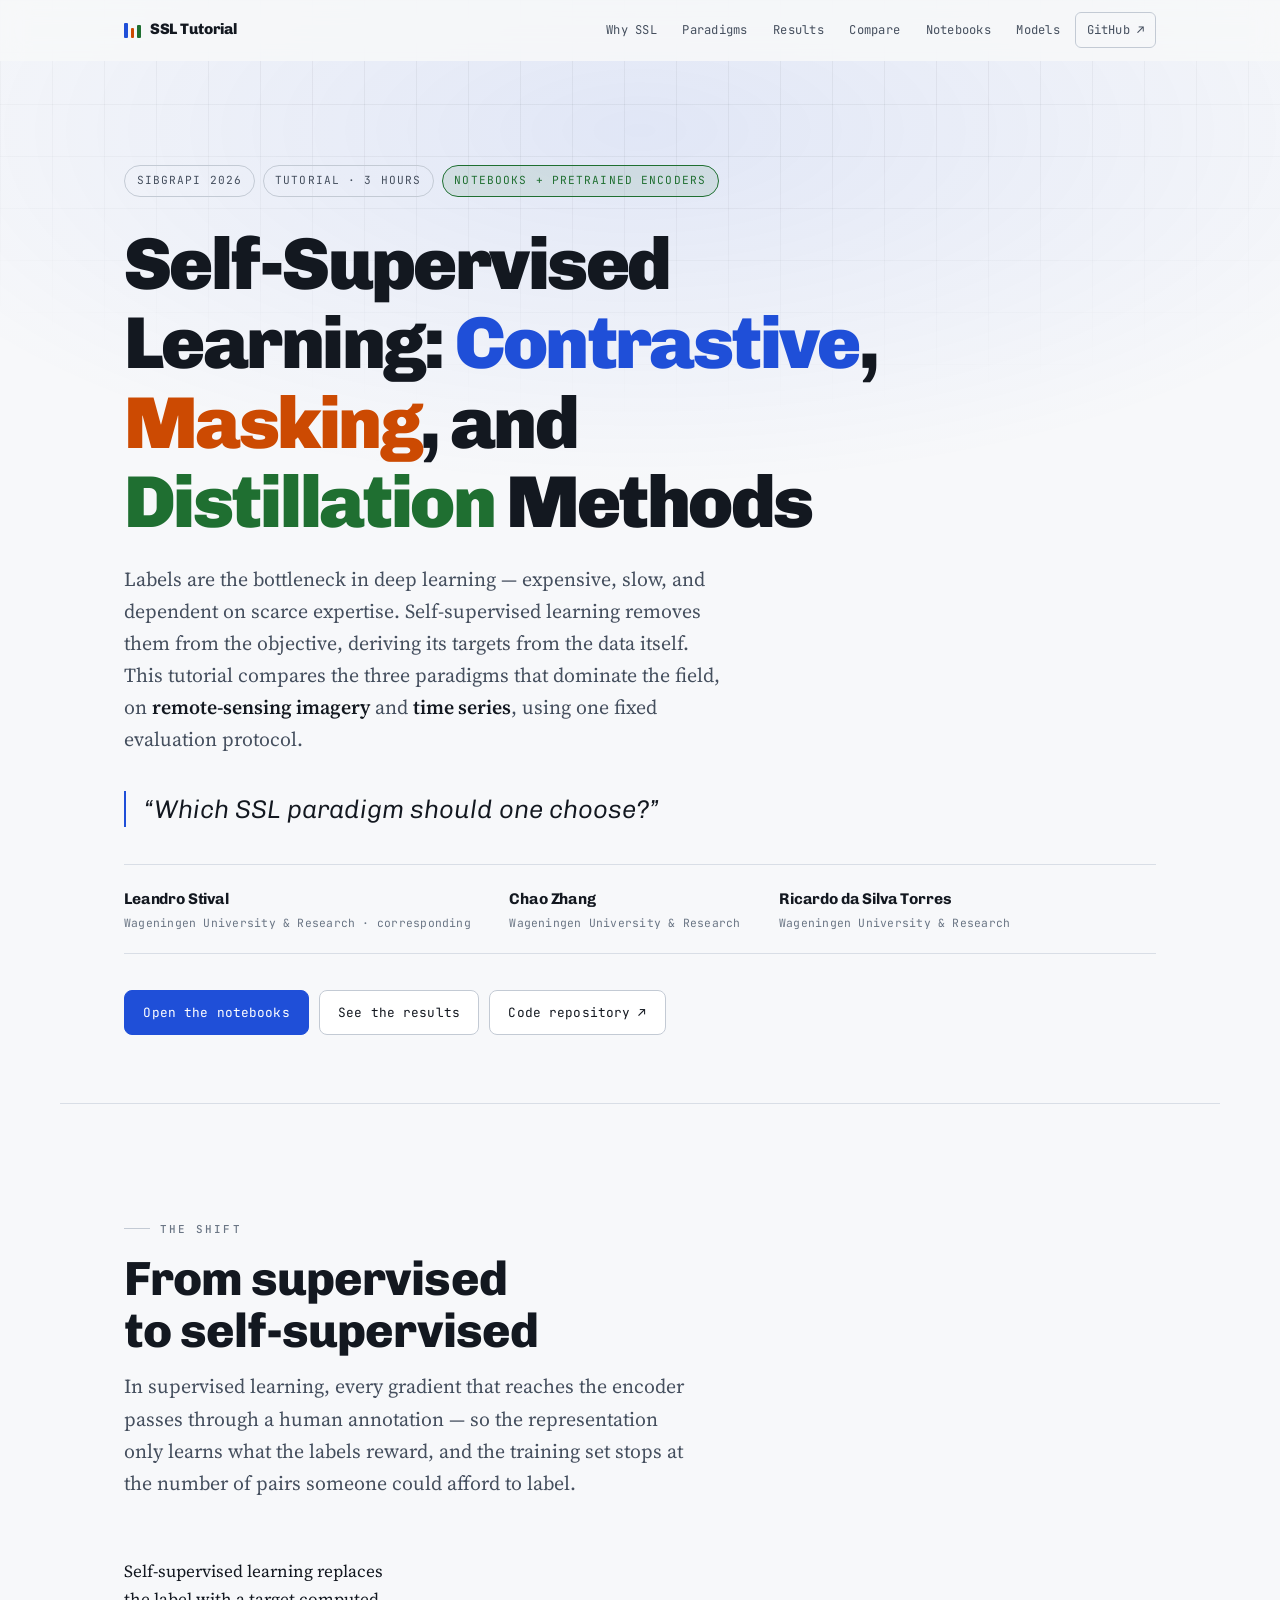
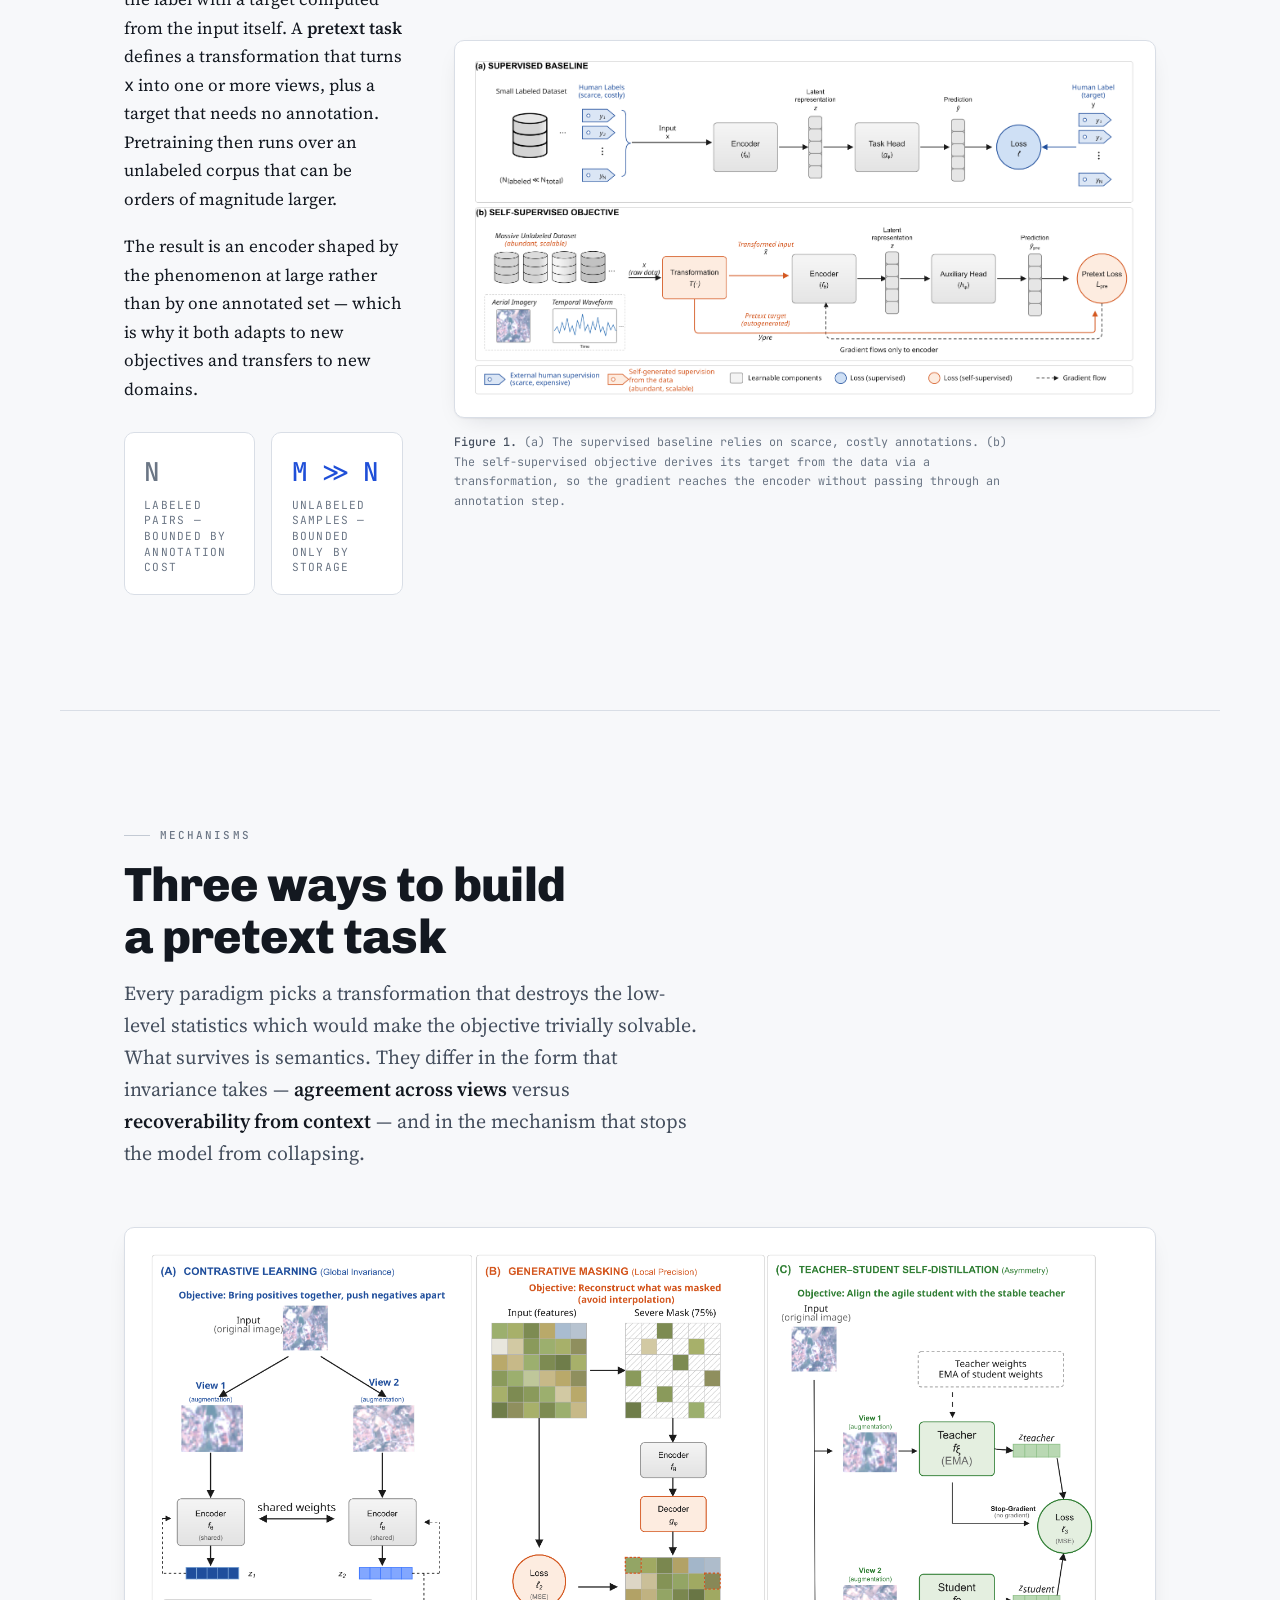
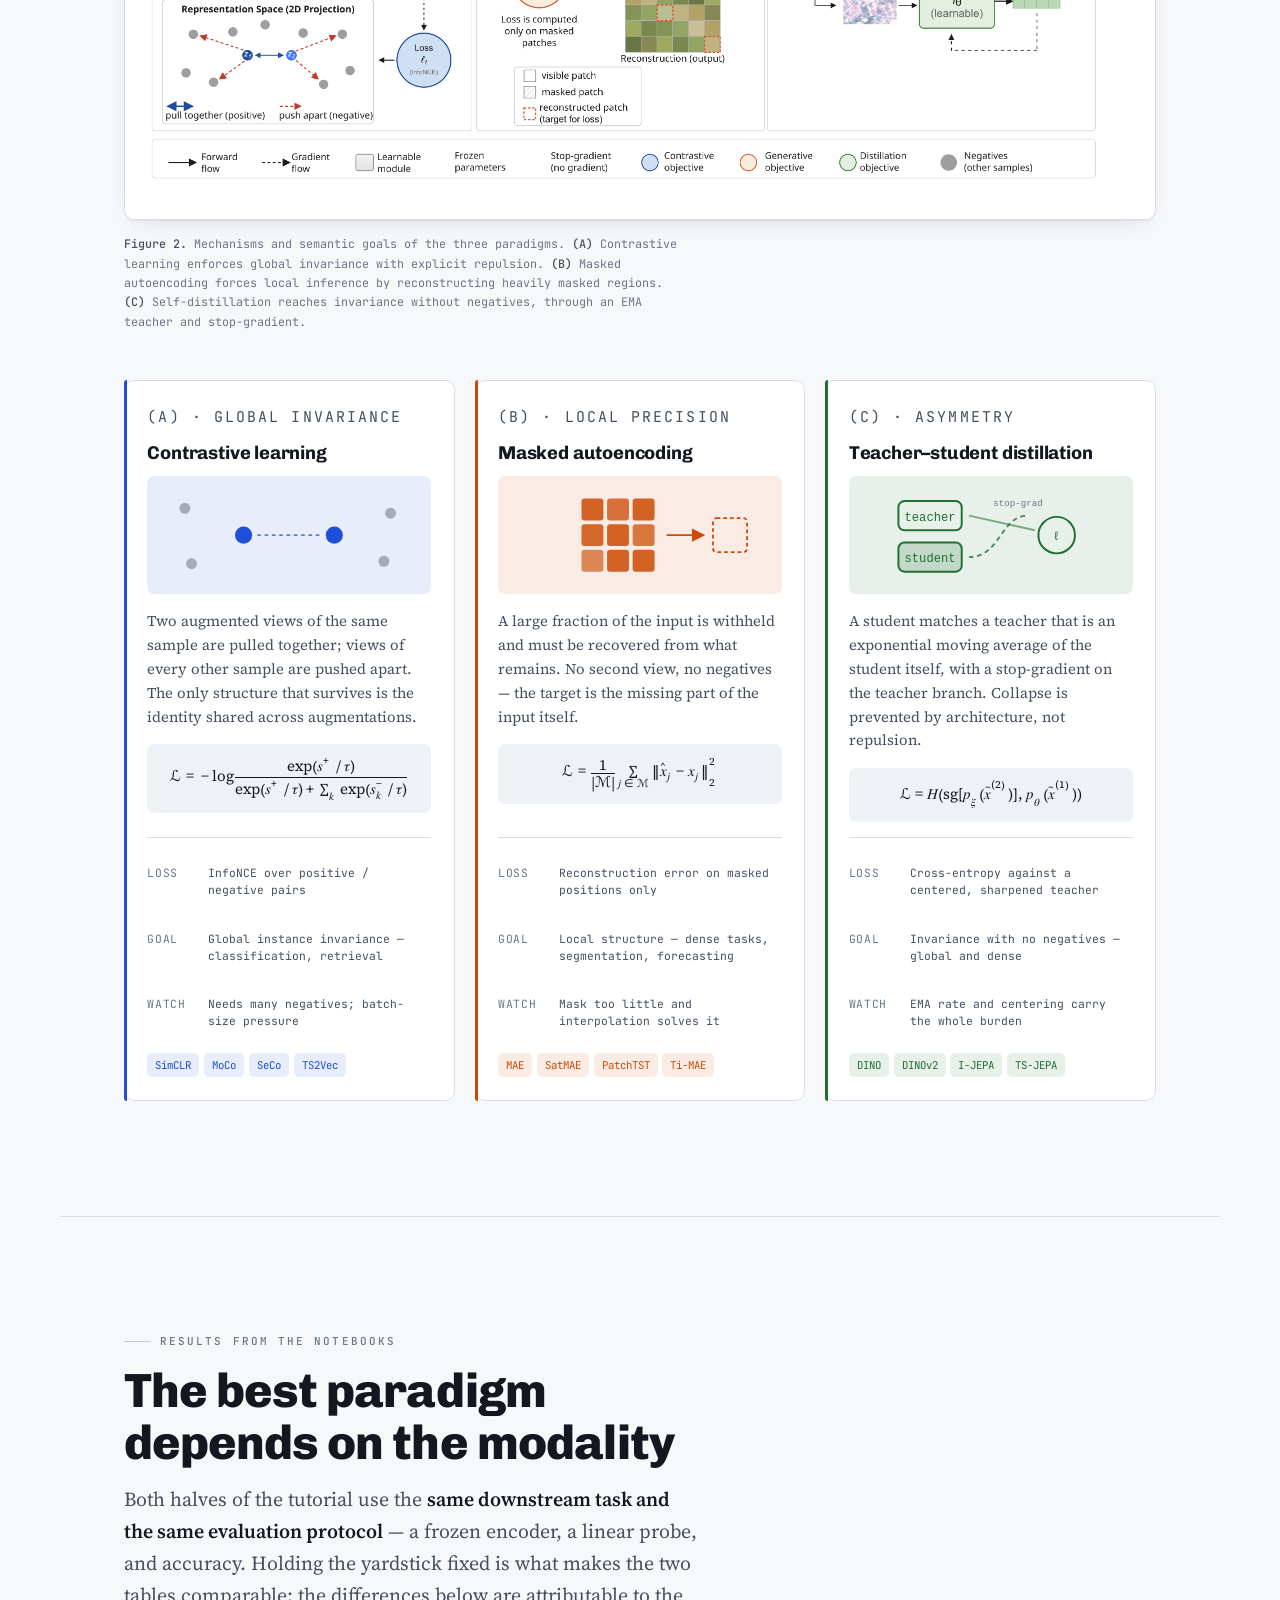
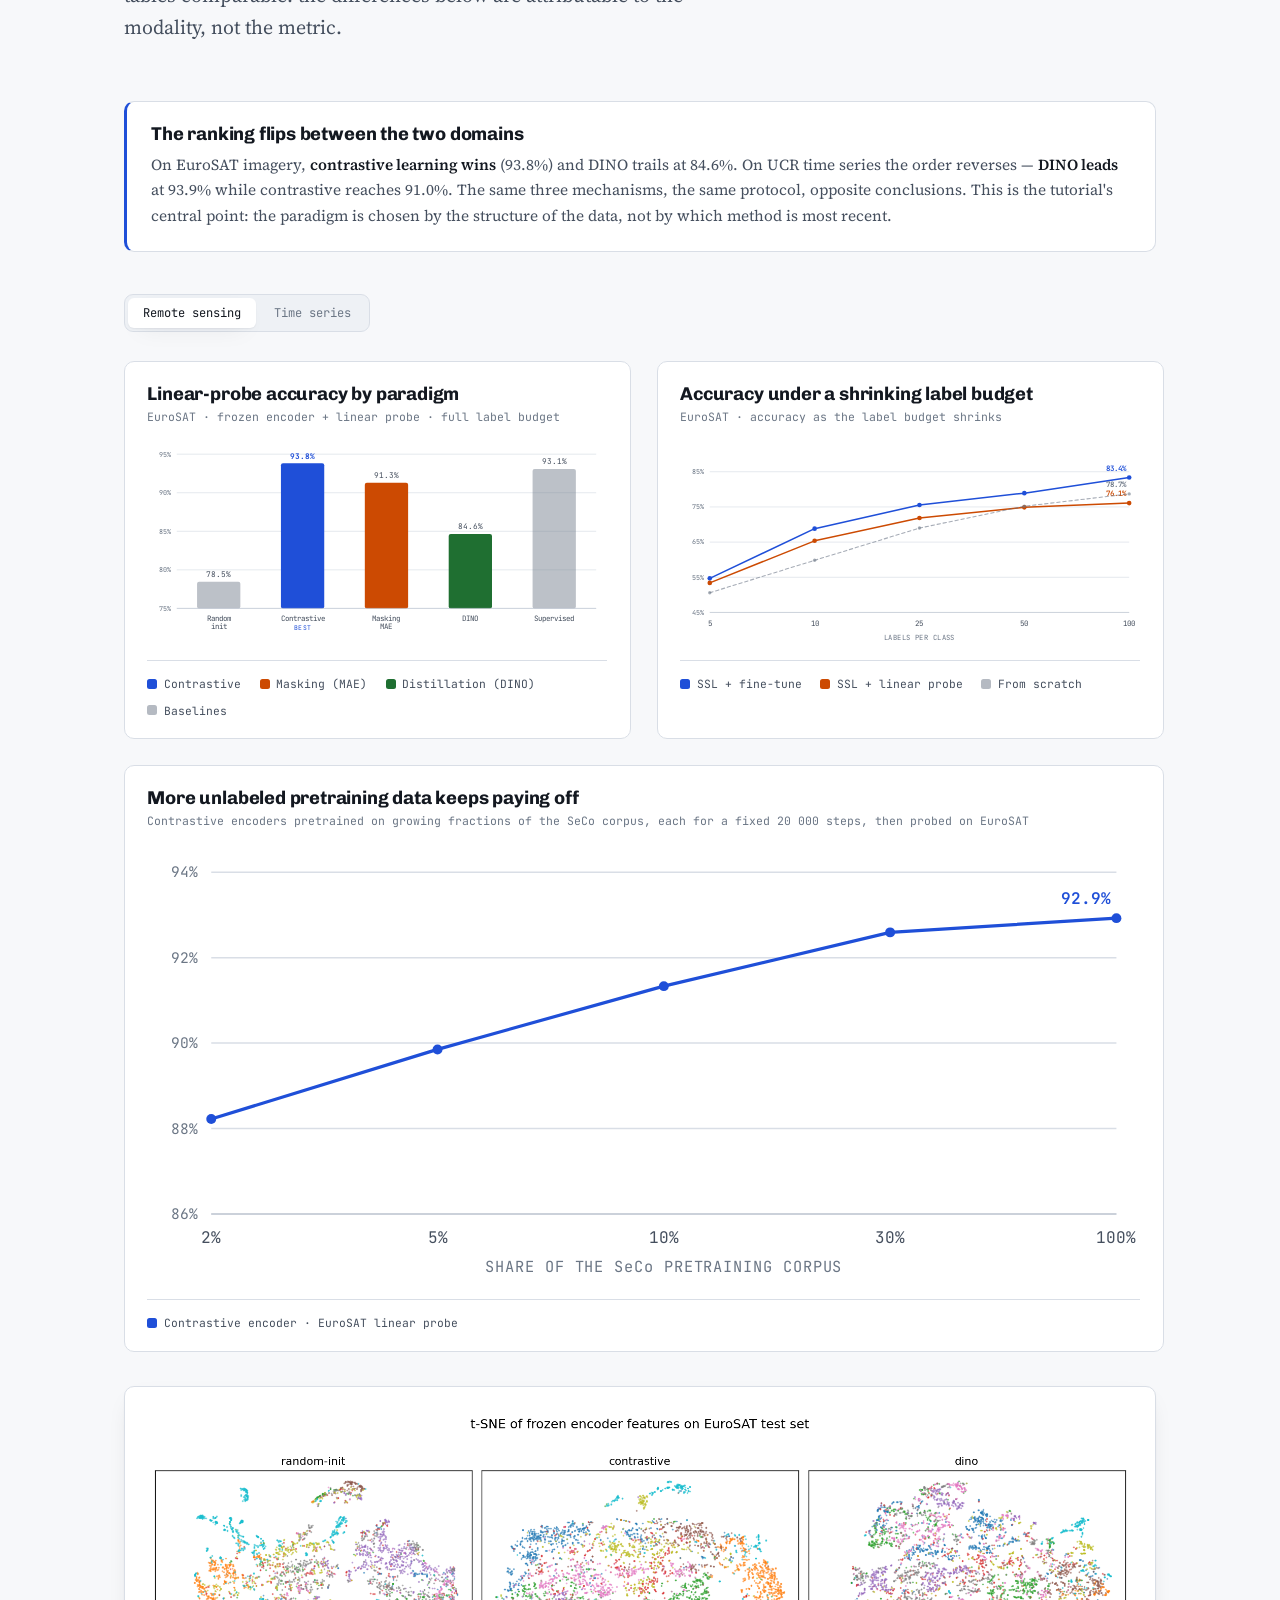
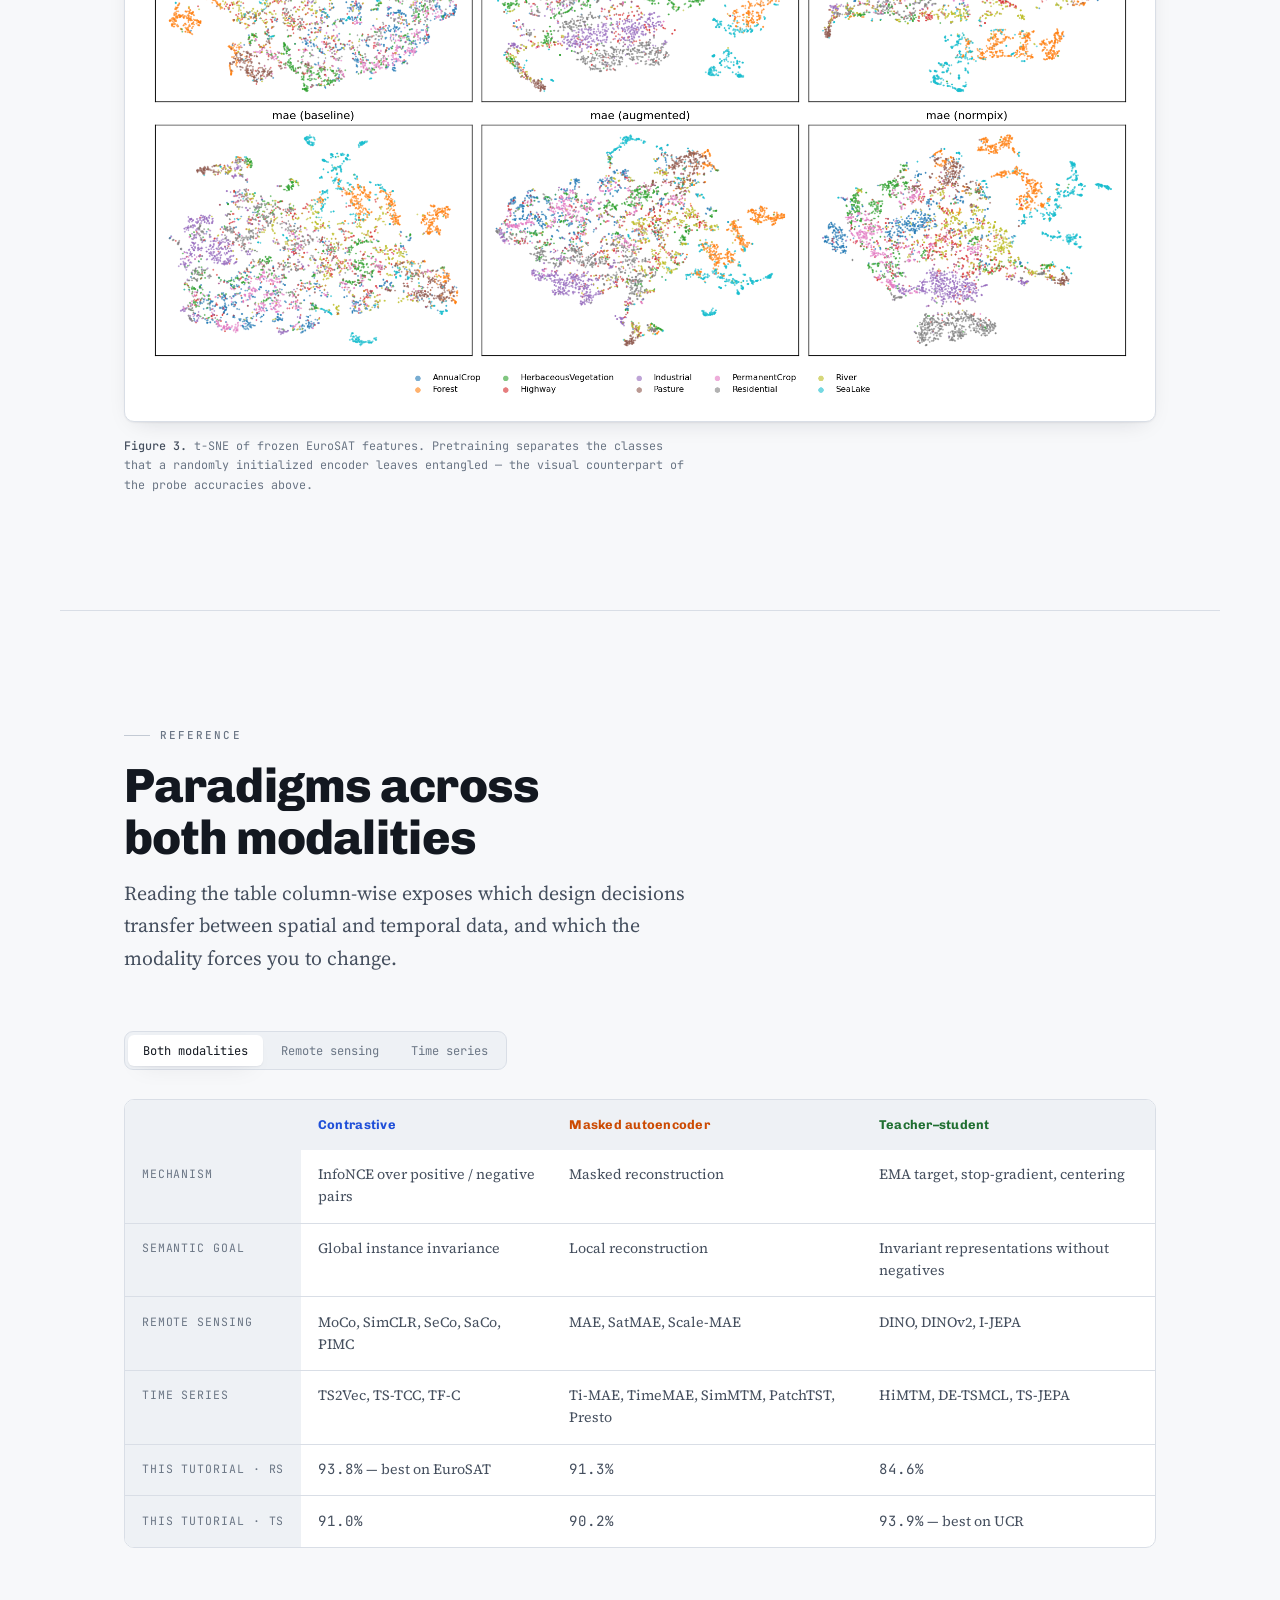
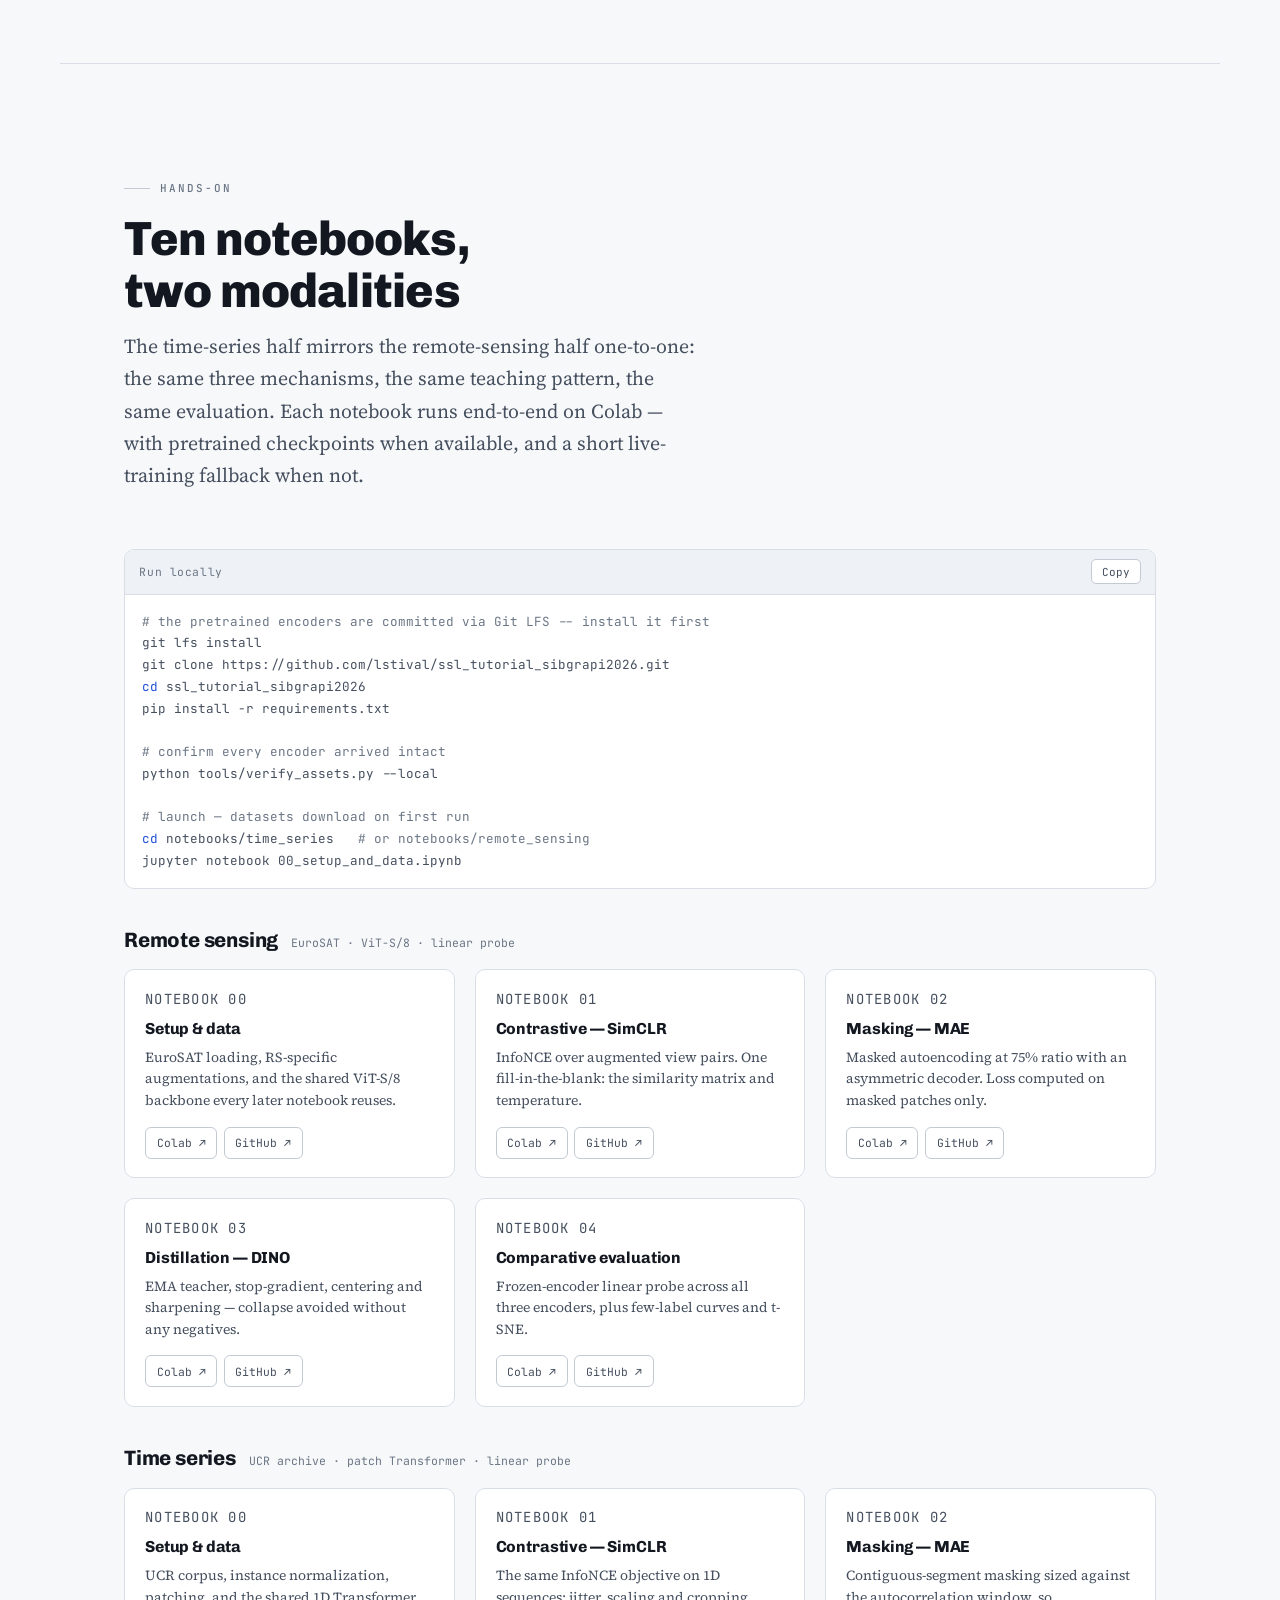
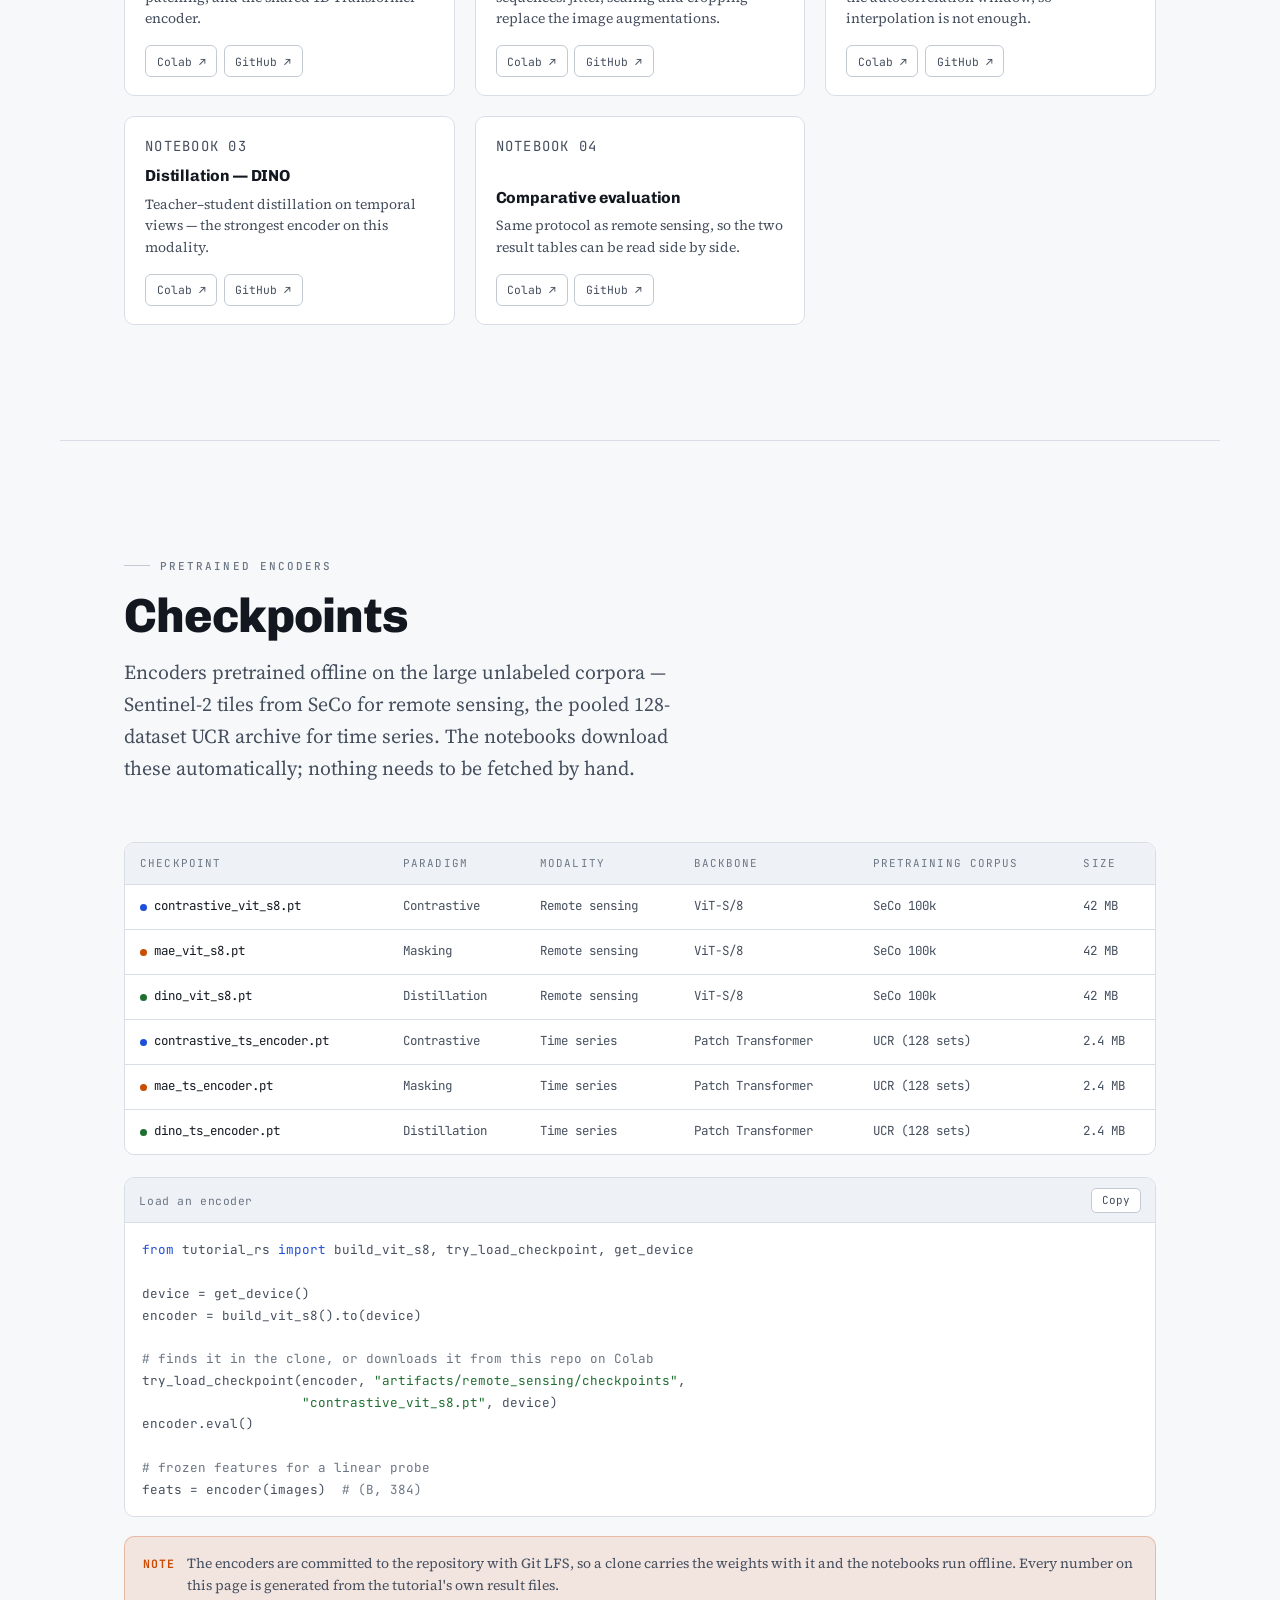
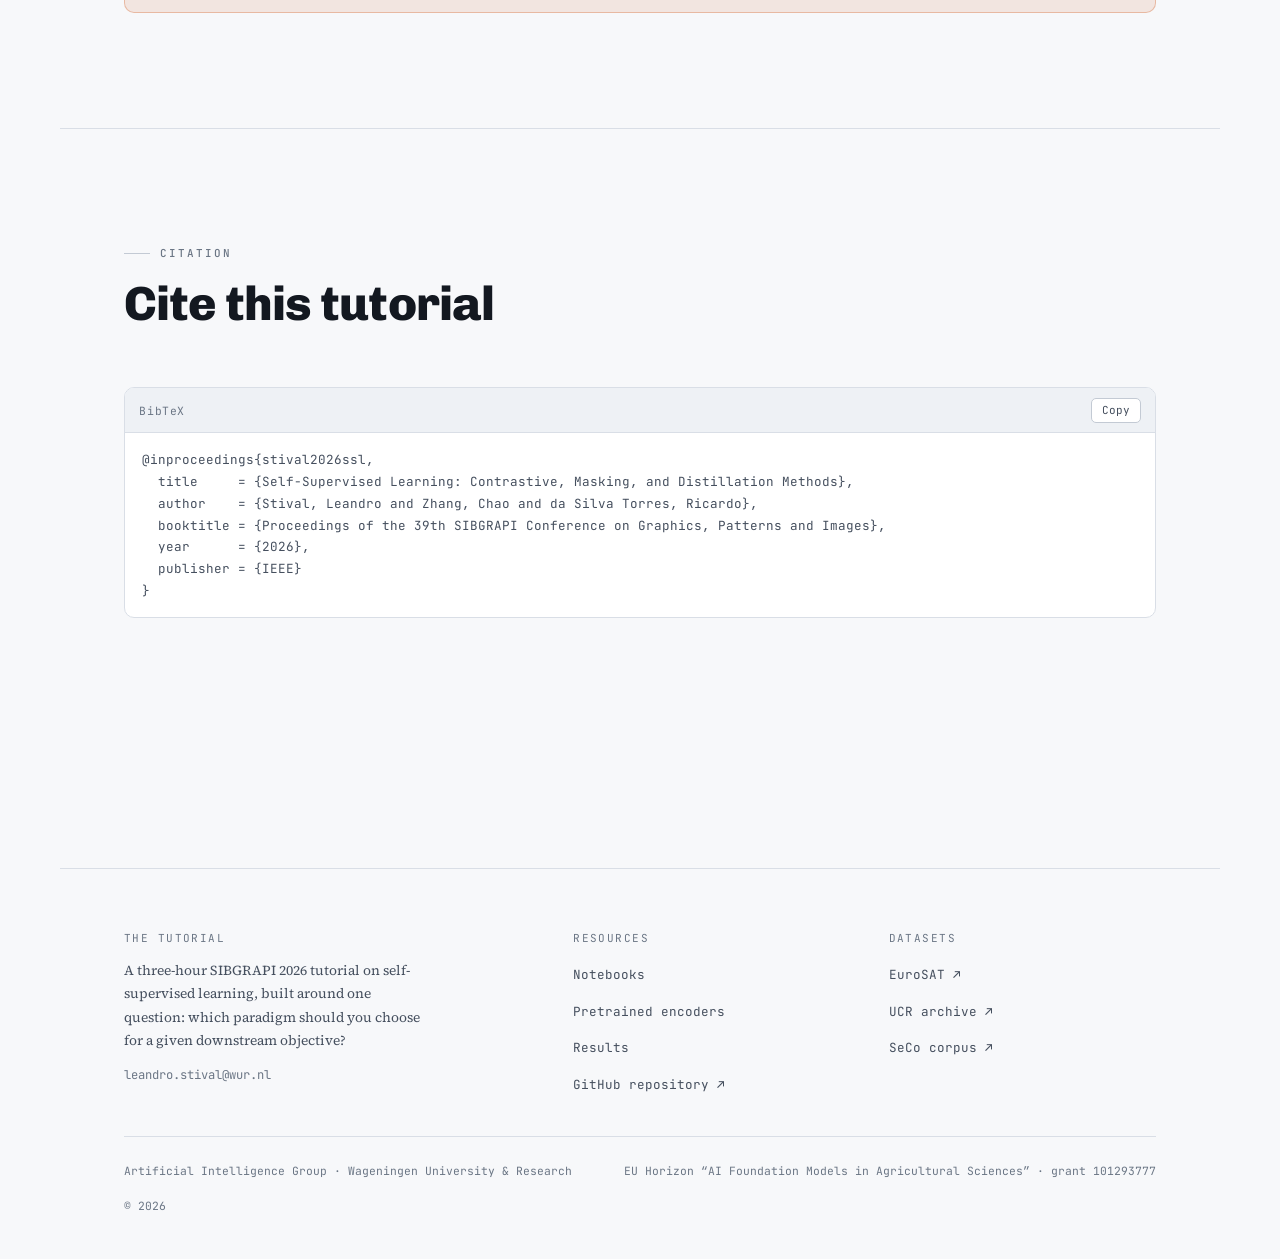
<file: site/index.html>
<!doctype html>
<html lang="en">
<head>
<meta charset="utf-8">
<meta name="viewport" content="width=device-width,initial-scale=1">
<title>Self-Supervised Learning Tutorial — SIBGRAPI 2026</title>
<meta name="description" content="SIBGRAPI 2026 tutorial on self-supervised learning: contrastive, masking and distillation methods, with notebooks, pretrained encoders and results on remote sensing and time series.">
<meta property="og:title" content="Self-Supervised Learning: Contrastive, Masking, and Distillation Methods">
<meta property="og:description" content="SIBGRAPI 2026 tutorial — notebooks, pretrained encoders and results across remote sensing and time series.">
<meta property="og:type" content="website">
<link rel="preconnect" href="https://fonts.googleapis.com">
<link rel="preconnect" href="https://fonts.gstatic.com" crossorigin>
<link rel="stylesheet" href="https://fonts.googleapis.com/css2?family=Chivo:ital,wght@0,200..900;1,200..900&family=Source+Serif+4:ital,opsz,wght@0,8..60,300..700;1,8..60,300..600&family=JetBrains+Mono:wght@400;500;600&display=swap">
<link rel="stylesheet" href="assets/css/site.css">
</head>
<body>

<nav class="nav" id="nav">
  <div class="nav__in">
    <a class="brand" href="#top">
      <span class="brand__mk" aria-hidden="true"><i></i><i></i><i></i></span>
      SSL Tutorial
    </a>
    <button class="nav__toggle" id="navToggle" aria-expanded="false" aria-controls="navLinks">Menu</button>
    <div class="nav__links" id="navLinks">
      <a href="#why">Why SSL</a>
      <a href="#paradigms">Paradigms</a>
      <a href="#results">Results</a>
      <a href="#compare">Compare</a>
      <a href="#notebooks">Notebooks</a>
      <a href="#models">Models</a>
      <a class="nav__cta" id="navRepo" href="#" rel="noopener">GitHub ↗</a>
    </div>
  </div>
</nav>

<main id="top">

<!-- ================= HERO ================= -->
<header class="hero wrap">
  <div class="badges">
    <span class="badge">SIBGRAPI 2026</span>
    <span class="badge">Tutorial · 3 hours</span>
    <span class="badge badge--live">Notebooks + pretrained encoders</span>
  </div>

  <h1>Self-Supervised Learning:
    <span class="u-con">Contrastive</span>,
    <span class="u-mask">Masking</span>, and
    <span class="u-dist">Distillation</span> Methods</h1>

  <p class="lede hero__lede">Labels are the bottleneck in deep learning — expensive, slow, and dependent on
  scarce expertise. Self-supervised learning removes them from the objective, deriving its targets from the
  data itself. This tutorial compares the three paradigms that dominate the field, on
  <strong>remote-sensing imagery</strong> and <strong>time series</strong>, using one fixed evaluation protocol.</p>

  <p class="hero__q">“Which SSL paradigm should one choose?”</p>

  <div class="authors">
    <div class="author"><b>Leandro Stival</b><span>Wageningen University &amp; Research · corresponding</span></div>
    <div class="author"><b>Chao Zhang</b><span>Wageningen University &amp; Research</span></div>
    <div class="author"><b>Ricardo da Silva Torres</b><span>Wageningen University &amp; Research</span></div>
  </div>

  <div class="btns">
    <a class="btn btn--primary" href="#notebooks">Open the notebooks</a>
    <a class="btn" href="#results">See the results</a>
    <a class="btn" id="heroRepo" href="#" rel="noopener">Code repository ↗</a>
  </div>
</header>

<!-- ================= WHY SSL ================= -->
<section class="sec sec--rule wrap" id="why">
  <div class="sec__head rv">
    <p class="eyebrow">The shift</p>
    <h2>From supervised to self-supervised</h2>
    <p class="lede">In supervised learning, every gradient that reaches the encoder passes through a human
    annotation — so the representation only learns what the labels reward, and the training set stops at the
    number of pairs someone could afford to label.</p>
  </div>

  <div class="split rv">
    <div>
      <p>Self-supervised learning replaces the label with a target computed from the input itself. A
      <strong>pretext task</strong> defines a transformation that turns <span class="mono">x</span> into one
      or more views, plus a target that needs no annotation. Pretraining then runs over an unlabeled corpus
      that can be orders of magnitude larger.</p>
      <p>The result is an encoder shaped by the phenomenon at large rather than by one annotated set — which
      is why it both adapts to new objectives and transfers to new domains.</p>
      <div class="stat-pair">
        <div class="stat stat--mute"><b class="num">N</b><span>Labeled pairs — bounded by annotation cost</span></div>
        <div class="stat stat--hi"><b class="num">M ≫ N</b><span>Unlabeled samples — bounded only by storage</span></div>
      </div>
    </div>
    <figure class="fig">
      <div class="fig__frame">
        <img src="assets/img/ssl_vs_supervised.png" alt="Diagram contrasting the supervised baseline, where human labels drive the loss, with the self-supervised objective, where a transformation generates both the altered input and its own pretext target." loading="lazy" width="1613" height="817">
      </div>
      <figcaption><b>Figure 1.</b> (a) The supervised baseline relies on scarce, costly annotations.
      (b) The self-supervised objective derives its target from the data via a transformation, so the gradient
      reaches the encoder without passing through an annotation step.</figcaption>
    </figure>
  </div>
</section>

<!-- ================= PARADIGMS ================= -->
<section class="sec sec--rule wrap" id="paradigms">
  <div class="sec__head rv">
    <p class="eyebrow">Mechanisms</p>
    <h2>Three ways to build a pretext task</h2>
    <p class="lede">Every paradigm picks a transformation that destroys the low-level statistics which would
    make the objective trivially solvable. What survives is semantics. They differ in the form that invariance
    takes — <strong>agreement across views</strong> versus <strong>recoverability from context</strong> — and
    in the mechanism that stops the model from collapsing.</p>
  </div>

  <figure class="fig rv">
    <div class="fig__frame fig__frame--wide">
      <img src="assets/img/ssl_paradigms.png" alt="Three-panel diagram: (A) contrastive learning pulling positive pairs together and pushing negatives apart, (B) generative masking reconstructing 75 percent masked patches through an asymmetric decoder, (C) teacher-student self-distillation aligning a student with an EMA teacher under stop-gradient." loading="lazy" width="1761" height="980">
    </div>
    <figcaption><b>Figure 2.</b> Mechanisms and semantic goals of the three paradigms.
    <b>(A)</b> Contrastive learning enforces global invariance with explicit repulsion.
    <b>(B)</b> Masked autoencoding forces local inference by reconstructing heavily masked regions.
    <b>(C)</b> Self-distillation reaches invariance without negatives, through an EMA teacher and stop-gradient.</figcaption>
  </figure>

  <div class="cards">
    <!-- A -->
    <article class="card card--con rv">
      <p class="card__tag">(A) · Global invariance</p>
      <h3>Contrastive learning</h3>
      <span class="card__anim" aria-hidden="true">
        <svg viewBox="0 0 220 84">
          <circle cx="72" cy="42" r="7" fill="var(--c-con)">
            <animate attributeName="cx" values="72;88;72" dur="3.4s" repeatCount="indefinite" calcMode="spline" keySplines=".4 0 .6 1;.4 0 .6 1" keyTimes="0;0.5;1"/>
          </circle>
          <circle cx="148" cy="42" r="7" fill="var(--c-con)">
            <animate attributeName="cx" values="148;132;148" dur="3.4s" repeatCount="indefinite" calcMode="spline" keySplines=".4 0 .6 1;.4 0 .6 1" keyTimes="0;0.5;1"/>
          </circle>
          <line x1="84" y1="42" x2="136" y2="42" stroke="var(--c-con)" stroke-width="1.5" stroke-dasharray="3 3" opacity=".7"/>
          <circle cx="26" cy="20" r="4.5" fill="var(--ink-3)" opacity=".55">
            <animate attributeName="cx" values="26;16;26" dur="3.4s" repeatCount="indefinite"/>
          </circle>
          <circle cx="30" cy="64" r="4.5" fill="var(--ink-3)" opacity=".55">
            <animate attributeName="cy" values="64;74;64" dur="3.4s" repeatCount="indefinite"/>
          </circle>
          <circle cx="192" cy="24" r="4.5" fill="var(--ink-3)" opacity=".55">
            <animate attributeName="cx" values="192;202;192" dur="3.4s" repeatCount="indefinite"/>
          </circle>
          <circle cx="188" cy="62" r="4.5" fill="var(--ink-3)" opacity=".55">
            <animate attributeName="cy" values="62;72;62" dur="3.4s" repeatCount="indefinite"/>
          </circle>
        </svg>
      </span>
      <p>Two augmented views of the same sample are pulled together; views of every other sample are pushed
      apart. The only structure that survives is the identity shared across augmentations.</p>
      <div class="card__eq">
        <math display="block" xmlns="http://www.w3.org/1998/Math/MathML">
          <mi>ℒ</mi><mo>=</mo><mo>−</mo><mi>log</mi>
          <mfrac>
            <mrow><mi>exp</mi><mo>(</mo><msup><mi>s</mi><mo>+</mo></msup><mo>/</mo><mi>τ</mi><mo>)</mo></mrow>
            <mrow>
              <mi>exp</mi><mo>(</mo><msup><mi>s</mi><mo>+</mo></msup><mo>/</mo><mi>τ</mi><mo>)</mo>
              <mo>+</mo><munder><mo>∑</mo><mi>k</mi></munder>
              <mi>exp</mi><mo>(</mo><msubsup><mi>s</mi><mi>k</mi><mo>−</mo></msubsup><mo>/</mo><mi>τ</mi><mo>)</mo>
            </mrow>
          </mfrac>
        </math>
      </div>
      <div class="card__meta">
        <dl class="card__row"><dt>Loss</dt><dd>InfoNCE over positive / negative pairs</dd></dl>
        <dl class="card__row"><dt>Goal</dt><dd>Global instance invariance — classification, retrieval</dd></dl>
        <dl class="card__row"><dt>Watch</dt><dd>Needs many negatives; batch-size pressure</dd></dl>
        <div class="chips"><span class="chip">SimCLR</span><span class="chip">MoCo</span><span class="chip">SeCo</span><span class="chip">TS2Vec</span></div>
      </div>
    </article>

    <!-- B -->
    <article class="card card--mask rv">
      <p class="card__tag">(B) · Local precision</p>
      <h3>Masked autoencoding</h3>
      <span class="card__anim" aria-hidden="true">
        <svg viewBox="0 0 220 84">
          <g>
            <rect x="62" y="12" width="18" height="18" rx="2.5" fill="var(--c-mask)" opacity=".85"/>
            <rect x="83" y="12" width="18" height="18" rx="2.5" fill="var(--c-mask)" opacity=".25">
              <animate attributeName="opacity" values=".25;.25;.85;.25" dur="4s" repeatCount="indefinite" keyTimes="0;.45;.75;1"/>
            </rect>
            <rect x="104" y="12" width="18" height="18" rx="2.5" fill="var(--c-mask)" opacity=".85"/>
            <rect x="62" y="33" width="18" height="18" rx="2.5" fill="var(--c-mask)" opacity=".25">
              <animate attributeName="opacity" values=".25;.25;.85;.25" dur="4s" repeatCount="indefinite" keyTimes="0;.5;.8;1"/>
            </rect>
            <rect x="83" y="33" width="18" height="18" rx="2.5" fill="var(--c-mask)" opacity=".85"/>
            <rect x="104" y="33" width="18" height="18" rx="2.5" fill="var(--c-mask)" opacity=".25">
              <animate attributeName="opacity" values=".25;.25;.85;.25" dur="4s" repeatCount="indefinite" keyTimes="0;.55;.85;1"/>
            </rect>
            <rect x="62" y="54" width="18" height="18" rx="2.5" fill="var(--c-mask)" opacity=".25">
              <animate attributeName="opacity" values=".25;.25;.85;.25" dur="4s" repeatCount="indefinite" keyTimes="0;.6;.9;1"/>
            </rect>
            <rect x="83" y="54" width="18" height="18" rx="2.5" fill="var(--c-mask)" opacity=".85"/>
            <rect x="104" y="54" width="18" height="18" rx="2.5" fill="var(--c-mask)" opacity=".85"/>
          </g>
          <path d="M132 42 L162 42" stroke="var(--c-mask)" stroke-width="1.6" marker-end="url(#am)"/>
          <defs><marker id="am" markerWidth="7" markerHeight="7" refX="6" refY="3.5" orient="auto">
            <path d="M0,0 L7,3.5 L0,7 Z" fill="var(--c-mask)"/></marker></defs>
          <rect x="170" y="28" width="28" height="28" rx="3" fill="none" stroke="var(--c-mask)" stroke-width="1.5" stroke-dasharray="3 2.5"/>
        </svg>
      </span>
      <p>A large fraction of the input is withheld and must be recovered from what remains. No second view,
      no negatives — the target is the missing part of the input itself.</p>
      <div class="card__eq">
        <math display="block" xmlns="http://www.w3.org/1998/Math/MathML">
          <mi>ℒ</mi><mo>=</mo>
          <mfrac><mn>1</mn><mrow><mo>|</mo><mi>ℳ</mi><mo>|</mo></mrow></mfrac>
          <munder><mo>∑</mo><mrow><mi>j</mi><mo>∈</mo><mi>ℳ</mi></mrow></munder>
          <msubsup>
            <mrow><mo>‖</mo><msub><mover><mi>x</mi><mo>^</mo></mover><mi>j</mi></msub>
            <mo>−</mo><msub><mi>x</mi><mi>j</mi></msub><mo>‖</mo></mrow>
            <mn>2</mn><mn>2</mn>
          </msubsup>
        </math>
      </div>
      <div class="card__meta">
        <dl class="card__row"><dt>Loss</dt><dd>Reconstruction error on masked positions only</dd></dl>
        <dl class="card__row"><dt>Goal</dt><dd>Local structure — dense tasks, segmentation, forecasting</dd></dl>
        <dl class="card__row"><dt>Watch</dt><dd>Mask too little and interpolation solves it</dd></dl>
        <div class="chips"><span class="chip">MAE</span><span class="chip">SatMAE</span><span class="chip">PatchTST</span><span class="chip">Ti-MAE</span></div>
      </div>
    </article>

    <!-- C -->
    <article class="card card--dist rv">
      <p class="card__tag">(C) · Asymmetry</p>
      <h3>Teacher–student distillation</h3>
      <span class="card__anim" aria-hidden="true">
        <svg viewBox="0 0 220 84">
          <rect x="34" y="14" width="52" height="24" rx="5" fill="none" stroke="var(--c-dist)" stroke-width="1.6"/>
          <text x="60" y="30" text-anchor="middle" font-size="10" fill="var(--c-dist)" font-family="monospace">teacher</text>
          <rect x="34" y="48" width="52" height="24" rx="5" fill="var(--c-dist)" opacity=".18"/>
          <rect x="34" y="48" width="52" height="24" rx="5" fill="none" stroke="var(--c-dist)" stroke-width="1.6"/>
          <text x="60" y="64" text-anchor="middle" font-size="10" fill="var(--c-dist)" font-family="monospace">student</text>
          <path d="M92 60 C 118 60, 118 26, 140 26" fill="none" stroke="var(--c-dist)" stroke-width="1.5" stroke-dasharray="4 3" opacity=".8">
            <animate attributeName="stroke-dashoffset" values="14;0" dur="1.6s" repeatCount="indefinite"/>
          </path>
          <circle cx="164" cy="42" r="15" fill="none" stroke="var(--c-dist)" stroke-width="1.6"/>
          <text x="164" y="46" text-anchor="middle" font-size="10" fill="var(--c-dist)" font-family="monospace">ℓ</text>
          <path d="M92 26 L 146 38" fill="none" stroke="var(--c-dist)" stroke-width="1.5" opacity=".55"/>
          <text x="112" y="18" font-size="7.5" fill="var(--ink-3)" font-family="monospace">stop-grad</text>
        </svg>
      </span>
      <p>A student matches a teacher that is an exponential moving average of the student itself, with a
      stop-gradient on the teacher branch. Collapse is prevented by architecture, not repulsion.</p>
      <div class="card__eq">
        <math display="block" xmlns="http://www.w3.org/1998/Math/MathML">
          <mi>ℒ</mi><mo>=</mo><mi>H</mi><mo>(</mo>
          <mi>sg</mi><mo>[</mo><msub><mi>p</mi><mi>ξ</mi></msub>
          <mo>(</mo><msup><mover><mi>x</mi><mo>~</mo></mover><mrow><mo>(</mo><mn>2</mn><mo>)</mo></mrow></msup><mo>)</mo><mo>]</mo>
          <mo>,</mo>
          <msub><mi>p</mi><mi>θ</mi></msub>
          <mo>(</mo><msup><mover><mi>x</mi><mo>~</mo></mover><mrow><mo>(</mo><mn>1</mn><mo>)</mo></mrow></msup><mo>)</mo>
          <mo>)</mo>
        </math>
      </div>
      <div class="card__meta">
        <dl class="card__row"><dt>Loss</dt><dd>Cross-entropy against a centered, sharpened teacher</dd></dl>
        <dl class="card__row"><dt>Goal</dt><dd>Invariance with no negatives — global and dense</dd></dl>
        <dl class="card__row"><dt>Watch</dt><dd>EMA rate and centering carry the whole burden</dd></dl>
        <div class="chips"><span class="chip">DINO</span><span class="chip">DINOv2</span><span class="chip">I-JEPA</span><span class="chip">TS-JEPA</span></div>
      </div>
    </article>
  </div>
</section>

<!-- ================= RESULTS ================= -->
<section class="sec sec--rule wrap" id="results">
  <div class="sec__head rv">
    <p class="eyebrow">Results from the notebooks</p>
    <h2>The best paradigm depends on the modality</h2>
    <p class="lede">Both halves of the tutorial use the <strong>same downstream task and the same evaluation
    protocol</strong> — a frozen encoder, a linear probe, and accuracy. Holding the yardstick fixed is what
    makes the two tables comparable: the differences below are attributable to the modality, not the metric.</p>
  </div>

  <div class="finding rv">
    <h3>The ranking flips between the two domains</h3>
    <p>On EuroSAT imagery, <strong>contrastive learning wins</strong> (93.8%) and DINO trails at 84.6%. On UCR
    time series the order reverses — <strong>DINO leads</strong> at 93.9% while contrastive reaches 91.0%.
    The same three mechanisms, the same protocol, opposite conclusions. This is the tutorial's central point:
    the paradigm is chosen by the structure of the data, not by which method is most recent.</p>
  </div>

  <div class="toggle rv" role="tablist" aria-label="Choose modality">
    <button role="tab" id="tab-rs" aria-selected="true" data-mode="rs">Remote sensing</button>
    <button role="tab" id="tab-ts" aria-selected="false" data-mode="ts">Time series</button>
  </div>

  <div class="charts rv">
    <div class="two-col">
      <div class="chart">
        <div class="chart__hd">
          <h3>Linear-probe accuracy by paradigm</h3>
          <p id="sub-bars">—</p>
        </div>
        <div class="chart__body"><div id="chart-bars"></div></div>
        <div class="chart__legend" id="lg-bars"></div>
      </div>

      <div class="chart">
        <div class="chart__hd">
          <h3>Accuracy under a shrinking label budget</h3>
          <p id="sub-few">—</p>
        </div>
        <div class="chart__body"><div id="chart-few"></div></div>
        <div class="chart__legend" id="lg-few"></div>
      </div>
    </div>

    <div class="chart">
      <div class="chart__hd">
        <h3>More unlabeled pretraining data keeps paying off</h3>
        <p>Contrastive encoders pretrained on growing fractions of the SeCo corpus, each for a fixed 20 000 steps, then probed on EuroSAT</p>
      </div>
      <div class="chart__body"><div id="chart-scaling"></div></div>
      <div class="chart__legend" id="lg-scaling"></div>
    </div>
  </div>

  <figure class="fig rv" style="margin-top:clamp(24px,3vw,34px)">
    <div class="fig__frame">
      <img src="assets/img/tsne_encoders.png" alt="t-SNE projections of EuroSAT features from the random, contrastive, MAE and DINO encoders, showing increasingly separated class clusters." loading="lazy">
    </div>
    <figcaption><b>Figure 3.</b> t-SNE of frozen EuroSAT features. Pretraining separates the classes that a
    randomly initialized encoder leaves entangled — the visual counterpart of the probe accuracies above.</figcaption>
  </figure>
</section>

<!-- ================= COMPARISON ================= -->
<section class="sec sec--rule wrap" id="compare">
  <div class="sec__head rv">
    <p class="eyebrow">Reference</p>
    <h2>Paradigms across both modalities</h2>
    <p class="lede">Reading the table column-wise exposes which design decisions transfer between spatial and
    temporal data, and which the modality forces you to change.</p>
  </div>

  <div class="toggle rv" role="tablist" aria-label="Filter table rows">
    <button role="tab" aria-selected="true" data-filter="all">Both modalities</button>
    <button role="tab" aria-selected="false" data-filter="rs">Remote sensing</button>
    <button role="tab" aria-selected="false" data-filter="ts">Time series</button>
  </div>

  <div class="tbl-wrap rv">
    <table class="cmp">
      <thead>
        <tr>
          <th scope="col"></th>
          <th scope="col" class="k-con">Contrastive</th>
          <th scope="col" class="k-mask">Masked autoencoder</th>
          <th scope="col" class="k-dist">Teacher–student</th>
        </tr>
      </thead>
      <tbody>
        <tr data-row="all">
          <th scope="row">Mechanism</th>
          <td>InfoNCE over positive / negative pairs</td>
          <td>Masked reconstruction</td>
          <td>EMA target, stop-gradient, centering</td>
        </tr>
        <tr data-row="all">
          <th scope="row">Semantic goal</th>
          <td>Global instance invariance</td>
          <td>Local reconstruction</td>
          <td>Invariant representations without negatives</td>
        </tr>
        <tr data-row="rs">
          <th scope="row">Remote sensing</th>
          <td>MoCo, SimCLR, SeCo, SaCo, PIMC</td>
          <td>MAE, SatMAE, Scale-MAE</td>
          <td>DINO, DINOv2, I-JEPA</td>
        </tr>
        <tr data-row="ts">
          <th scope="row">Time series</th>
          <td>TS2Vec, TS-TCC, TF-C</td>
          <td>Ti-MAE, TimeMAE, SimMTM, PatchTST, Presto</td>
          <td>HiMTM, DE-TSMCL, TS-JEPA</td>
        </tr>
        <tr data-row="rs">
          <th scope="row">This tutorial · RS</th>
          <td><span class="num">93.8%</span> — best on EuroSAT</td>
          <td><span class="num">91.3%</span></td>
          <td><span class="num">84.6%</span></td>
        </tr>
        <tr data-row="ts">
          <th scope="row">This tutorial · TS</th>
          <td><span class="num">91.0%</span></td>
          <td><span class="num">90.2%</span></td>
          <td><span class="num">93.9%</span> — best on UCR</td>
        </tr>
      </tbody>
    </table>
  </div>
</section>

<!-- ================= NOTEBOOKS ================= -->
<section class="sec sec--rule wrap" id="notebooks">
  <div class="sec__head rv">
    <p class="eyebrow">Hands-on</p>
    <h2>Ten notebooks, two modalities</h2>
    <p class="lede">The time-series half mirrors the remote-sensing half one-to-one: the same three mechanisms,
    the same teaching pattern, the same evaluation. Each notebook runs end-to-end on Colab — with pretrained
    checkpoints when available, and a short live-training fallback when not.</p>
  </div>

  <div class="code rv">
    <div class="code__hd">
      <span>Run locally</span>
      <button class="copy" data-copy="setup">Copy</button>
    </div>
<pre id="setup"><span class="c"># the pretrained encoders are committed via Git LFS -- install it first</span>
git lfs install
git clone https://github.com/lstival/ssl_tutorial_sibgrapi2026.git
<span class="k">cd</span> ssl_tutorial_sibgrapi2026
pip install -r requirements.txt

<span class="c"># confirm every encoder arrived intact</span>
python tools/verify_assets.py --local

<span class="c"># launch — datasets download on first run</span>
<span class="k">cd</span> notebooks/time_series   <span class="c"># or notebooks/remote_sensing</span>
jupyter notebook 00_setup_and_data.ipynb</pre>
  </div>

  <div id="nbMount"></div>
</section>

<!-- ================= MODELS ================= -->
<section class="sec sec--rule wrap" id="models">
  <div class="sec__head rv">
    <p class="eyebrow">Pretrained encoders</p>
    <h2>Checkpoints</h2>
    <p class="lede">Encoders pretrained offline on the large unlabeled corpora — Sentinel-2 tiles from SeCo for
    remote sensing, the pooled 128-dataset UCR archive for time series. The notebooks download these
    automatically; nothing needs to be fetched by hand.</p>
  </div>

  <div class="models rv">
    <table class="mdl">
      <thead>
        <tr><th>Checkpoint</th><th>Paradigm</th><th>Modality</th><th>Backbone</th><th>Pretraining corpus</th><th>Size</th></tr>
      </thead>
      <tbody id="mdlMount"></tbody>
    </table>
  </div>

  <div class="code rv">
    <div class="code__hd">
      <span>Load an encoder</span>
      <button class="copy" data-copy="load">Copy</button>
    </div>
<pre id="load"><span class="k">from</span> tutorial_rs <span class="k">import</span> build_vit_s8, try_load_checkpoint, get_device

device = get_device()
encoder = build_vit_s8().to(device)

<span class="c"># finds it in the clone, or downloads it from this repo on Colab</span>
try_load_checkpoint(encoder, <span class="s">"artifacts/remote_sensing/checkpoints"</span>,
                    <span class="s">"contrastive_vit_s8.pt"</span>, device)
encoder.eval()

<span class="c"># frozen features for a linear probe</span>
feats = encoder(images)  <span class="c"># (B, 384)</span></pre>
  </div>

  <div class="note rv" id="statusNote">
    <b>Note</b>
    <span id="statusText">The encoders are committed to the repository with Git LFS, so a clone carries the
    weights with it and the notebooks run offline. Every number on this page is generated from the tutorial's
    own result files.</span>
  </div>
</section>

<!-- ================= CITE ================= -->
<section class="sec sec--rule wrap" id="cite">
  <div class="sec__head rv">
    <p class="eyebrow">Citation</p>
    <h2>Cite this tutorial</h2>
  </div>
  <div class="code rv">
    <div class="code__hd">
      <span>BibTeX</span>
      <button class="copy" data-copy="bib">Copy</button>
    </div>
<pre id="bib">@inproceedings{stival2026ssl,
  title     = {Self-Supervised Learning: Contrastive, Masking, and Distillation Methods},
  author    = {Stival, Leandro and Zhang, Chao and da Silva Torres, Ricardo},
  booktitle = {Proceedings of the 39th SIBGRAPI Conference on Graphics, Patterns and Images},
  year      = {2026},
  publisher = {IEEE}
}</pre>
  </div>
</section>

</main>

<footer class="foot wrap">
  <div class="foot__grid">
    <div>
      <h4>The tutorial</h4>
      <p>A three-hour SIBGRAPI 2026 tutorial on self-supervised learning, built around one question: which
      paradigm should you choose for a given downstream objective?</p>
      <p style="font-family:var(--ff-mono);font-size:.76rem;color:var(--ink-3)">leandro.stival@wur.nl</p>
    </div>
    <div>
      <h4>Resources</h4>
      <ul>
        <li><a href="#notebooks">Notebooks</a></li>
        <li><a href="#models">Pretrained encoders</a></li>
        <li><a href="#results">Results</a></li>
        <li><a id="footRepo" href="#" rel="noopener">GitHub repository ↗</a></li>
      </ul>
    </div>
    <div>
      <h4>Datasets</h4>
      <ul>
        <li><a href="https://github.com/phelber/EuroSAT" rel="noopener">EuroSAT ↗</a></li>
        <li><a href="https://www.cs.ucr.edu/~eamonn/time_series_data_2018/" rel="noopener">UCR archive ↗</a></li>
        <li><a href="https://github.com/ServiceNow/seasonal-contrast" rel="noopener">SeCo corpus ↗</a></li>
      </ul>
    </div>
  </div>
  <div class="foot__btm">
    <span>Artificial Intelligence Group · Wageningen University &amp; Research</span>
    <span>EU Horizon “AI Foundation Models in Agricultural Sciences” · grant 101293777</span>
    <span>© 2026</span>
  </div>
</footer>

<script src="assets/js/content.js"></script>
<script src="assets/js/charts.js"></script>
<script src="assets/js/site.js"></script>
</body>
</html>
</file>
<file: site/assets/css/site.css>
/* ============================================================
   SSL Tutorial — SIBGRAPI 2026
   Palette derived from the paper figures:
   contrastive #1F4FD8 · masking #E8590C · distillation #2B8A3E
   ============================================================ */

:root{
  /* light theme (complete token set) */
  --bg:#F7F8FA;
  --surface:#FFFFFF;
  --surface-2:#EEF1F5;
  --ink:#131820;
  --ink-2:#454F5E;
  --ink-3:#6B7685;
  --rule:#D9DEE6;
  --rule-2:#C3CAD4;

  --c-con:#1F4FD8;   /* contrastive  */
  --c-mask:#CC4A02;  /* masking      */
  --c-dist:#1F6F31;  /* distillation */
  --c-con-soft:rgba(31,79,216,.10);
  --c-mask-soft:rgba(204,74,2,.10);
  --c-dist-soft:rgba(31,111,49,.10);
  --accent:var(--c-con);

  --grid-line:rgba(19,24,32,.05);
  --glow:rgba(31,79,216,.10);
  --shadow:0 1px 2px rgba(16,24,40,.06),0 8px 24px -12px rgba(16,24,40,.18);

  --ff-display:"Chivo","Helvetica Neue",Arial,sans-serif;
  --ff-body:"Source Serif 4",Georgia,"Times New Roman",serif;
  --ff-mono:"JetBrains Mono",ui-monospace,"SF Mono",Menlo,Consolas,monospace;

  --max:1160px;
  --read:66ch;
  --gutter:clamp(20px,5vw,64px);
  --sp:clamp(64px,9vw,132px);
  --r:10px;
}

@media (prefers-color-scheme:dark){
  :root:not([data-theme="light"]){
    --bg:#0E1116;
    --surface:#161B22;
    --surface-2:#1C222B;
    --ink:#E6EDF3;
    --ink-2:#AEB9C6;
    --ink-3:#8492A2;
    --rule:#252C36;
    --rule-2:#333C48;

    --c-con:#5B8CFF;
    --c-mask:#FF8A3D;
    --c-dist:#5CC46E;
    --c-con-soft:rgba(91,140,255,.14);
    --c-mask-soft:rgba(255,138,61,.14);
    --c-dist-soft:rgba(92,196,110,.14);

    --grid-line:rgba(230,237,243,.045);
    --glow:rgba(91,140,255,.15);
    --shadow:0 1px 2px rgba(0,0,0,.4),0 12px 32px -16px rgba(0,0,0,.7);
  }
}

:root[data-theme="dark"]{
  --bg:#0E1116;
  --surface:#161B22;
  --surface-2:#1C222B;
  --ink:#E6EDF3;
  --ink-2:#AEB9C6;
  --ink-3:#8492A2;
  --rule:#252C36;
  --rule-2:#333C48;

  --c-con:#5B8CFF;
  --c-mask:#FF8A3D;
  --c-dist:#5CC46E;
  --c-con-soft:rgba(91,140,255,.14);
  --c-mask-soft:rgba(255,138,61,.14);
  --c-dist-soft:rgba(92,196,110,.14);

  --grid-line:rgba(230,237,243,.045);
  --glow:rgba(91,140,255,.15);
  --shadow:0 1px 2px rgba(0,0,0,.4),0 12px 32px -16px rgba(0,0,0,.7);
}

*{box-sizing:border-box}

html{scroll-behavior:smooth;scroll-padding-top:76px}

body{
  margin:0;
  background:var(--bg);
  color:var(--ink);
  font-family:var(--ff-body);
  font-size:17px;
  line-height:1.68;
  -webkit-font-smoothing:antialiased;
  overflow-x:hidden;
}

/* faint engineering grid + glow behind the page */
body::before{
  content:"";position:fixed;inset:0;z-index:-2;pointer-events:none;
  background-image:linear-gradient(var(--grid-line) 1px,transparent 1px),
                   linear-gradient(90deg,var(--grid-line) 1px,transparent 1px);
  background-size:52px 52px;
  mask-image:radial-gradient(ellipse 90% 55% at 50% 0%,#000 35%,transparent 85%);
}
body::after{
  content:"";position:fixed;top:-28vh;left:50%;transform:translateX(-50%);
  width:135vw;height:85vh;z-index:-3;pointer-events:none;
  background:radial-gradient(ellipse at center,var(--glow),transparent 66%);
  transition:background .8s ease;
}

img,svg{max-width:100%}
a{color:inherit}

.wrap{max-width:var(--max);margin-inline:auto;padding-inline:var(--gutter)}
.read{max-width:var(--read)}

/* ---------- type ---------- */
h1,h2,h3,h4{font-family:var(--ff-display);text-wrap:balance;margin:0;line-height:1.08;letter-spacing:-.02em}
h1{font-size:clamp(2.5rem,6.4vw,4.6rem);font-weight:900;letter-spacing:-.035em}
h2{font-size:clamp(1.9rem,3.9vw,3rem);font-weight:800}
h3{font-size:1.16rem;font-weight:700;letter-spacing:-.01em}
p{margin:0 0 1.1em}
strong{font-weight:600;color:var(--ink)}

.eyebrow{
  font-family:var(--ff-mono);font-size:.685rem;font-weight:500;
  letter-spacing:.19em;text-transform:uppercase;color:var(--ink-3);
  margin:0 0 .95rem;display:flex;align-items:center;gap:.62rem;
}
.eyebrow::before{content:"";width:26px;height:1px;background:var(--rule-2);flex:none}

.lede{font-size:clamp(1.06rem,1.7vw,1.24rem);color:var(--ink-2);line-height:1.62}
.mono{font-family:var(--ff-mono)}
.num{font-family:var(--ff-mono);font-variant-numeric:tabular-nums}

/* ---------- nav ---------- */
.nav{
  position:sticky;top:0;z-index:60;
  background:color-mix(in srgb,var(--bg) 86%,transparent);
  backdrop-filter:blur(14px);
  border-bottom:1px solid transparent;
  transition:border-color .3s,background .3s;
}
.nav.stuck{border-bottom-color:var(--rule)}
.nav__in{display:flex;align-items:center;gap:1.5rem;height:60px;max-width:var(--max);margin-inline:auto;padding-inline:var(--gutter)}
.brand{display:flex;align-items:center;gap:.6rem;font-family:var(--ff-display);font-weight:800;font-size:.95rem;letter-spacing:-.02em;text-decoration:none;flex:none}
.brand__mk{display:flex;gap:3px;align-items:flex-end;height:15px}
.brand__mk i{width:3.5px;border-radius:1px;display:block}
.brand__mk i:nth-child(1){height:15px;background:var(--c-con)}
.brand__mk i:nth-child(2){height:10px;background:var(--c-mask)}
.brand__mk i:nth-child(3){height:13px;background:var(--c-dist)}
.nav__links{display:flex;gap:.28rem;margin-left:auto;align-items:center}
.nav__links a{
  font-family:var(--ff-mono);font-size:.76rem;letter-spacing:.02em;
  color:var(--ink-2);text-decoration:none;padding:.42rem .66rem;border-radius:6px;
  transition:color .18s,background .18s;white-space:nowrap;
}
.nav__links a:hover{color:var(--ink);background:var(--surface-2)}
.nav__cta{
  font-family:var(--ff-mono);font-size:.76rem;text-decoration:none;
  padding:.44rem .85rem;border-radius:7px;border:1px solid var(--rule-2);
  color:var(--ink);transition:border-color .18s,background .18s;white-space:nowrap;
}
.nav__cta:hover{border-color:var(--accent);background:var(--c-con-soft)}
.nav__toggle{display:none;margin-left:auto;background:none;border:1px solid var(--rule-2);border-radius:7px;color:var(--ink);font-family:var(--ff-mono);font-size:.74rem;padding:.4rem .7rem;cursor:pointer}

/* ---------- hero ---------- */
.hero{padding-block:clamp(52px,9vw,104px) clamp(40px,6vw,68px)}
.badges{display:flex;flex-wrap:wrap;gap:.5rem;margin-bottom:1.7rem}
.badge{
  font-family:var(--ff-mono);font-size:.7rem;letter-spacing:.1em;text-transform:uppercase;
  padding:.34rem .72rem;border-radius:999px;border:1px solid var(--rule-2);color:var(--ink-2);
}
.badge--live{border-color:var(--c-dist);color:var(--c-dist);background:var(--c-dist-soft)}
.hero h1{margin-bottom:1.3rem;max-width:17ch}
.hero h1 em{font-style:normal;position:relative;white-space:nowrap}
.hero h1 .u-con{color:var(--c-con)}
.hero h1 .u-mask{color:var(--c-mask)}
.hero h1 .u-dist{color:var(--c-dist)}
.hero__lede{max-width:60ch;margin-bottom:2.2rem}
.hero__q{
  font-family:var(--ff-display);font-weight:300;font-style:italic;
  font-size:clamp(1.16rem,2.3vw,1.6rem);line-height:1.42;color:var(--ink);
  border-left:2px solid var(--accent);padding-left:1.15rem;margin:0 0 2.3rem;max-width:38ch;
}

.authors{display:flex;flex-wrap:wrap;gap:.5rem 2.4rem;margin-bottom:2.2rem;padding-block:1.3rem;border-block:1px solid var(--rule)}
.author{display:flex;flex-direction:column;gap:.12rem}
.author b{font-family:var(--ff-display);font-weight:700;font-size:.97rem;letter-spacing:-.01em}
.author span{font-family:var(--ff-mono);font-size:.71rem;color:var(--ink-3);letter-spacing:.02em}

.btns{display:flex;flex-wrap:wrap;gap:.6rem}
.btn{
  display:inline-flex;align-items:center;gap:.5rem;
  font-family:var(--ff-mono);font-size:.8rem;letter-spacing:.01em;text-decoration:none;
  padding:.7rem 1.15rem;border-radius:8px;border:1px solid var(--rule-2);color:var(--ink);
  background:var(--surface);transition:transform .16s,border-color .16s,background .16s;
}
.btn:hover{transform:translateY(-1px);border-color:var(--accent)}
.btn--primary{background:var(--accent);border-color:var(--accent);color:#fff}
:root[data-theme="dark"] .btn--primary,
:root:not([data-theme="light"]) .btn--primary{color:#0B1020}
@media (prefers-color-scheme:light){:root:not([data-theme="dark"]) .btn--primary{color:#fff}}
.btn--primary:hover{filter:brightness(1.08)}
.btn[data-pending]{opacity:.55;cursor:not-allowed}
.btn[data-pending]:hover{transform:none;border-color:var(--rule-2)}

/* ---------- sections ---------- */
.sec{padding-block:var(--sp);position:relative}
.sec--rule{border-top:1px solid var(--rule)}
.sec__head{margin-bottom:clamp(32px,4.5vw,58px);max-width:64ch}
.sec__head h2{margin-bottom:.85rem}

.fig{margin:0}
.fig figcaption{font-family:var(--ff-mono);font-size:.735rem;line-height:1.65;color:var(--ink-3);margin-top:.95rem;max-width:80ch}
.fig figcaption b{color:var(--ink-2);font-weight:500}
.fig__frame{
  background:#fff;border:1px solid var(--rule);border-radius:var(--r);
  padding:clamp(10px,1.6vw,20px);overflow-x:auto;box-shadow:var(--shadow);
}
.fig__frame img{display:block;width:100%;min-width:660px;height:auto}
.fig__frame--wide img{min-width:820px}

/* two-up */
.split{display:grid;grid-template-columns:1fr 1fr;gap:clamp(24px,4vw,56px);align-items:center}
.stat-pair{display:grid;grid-template-columns:1fr 1fr;gap:1rem;margin-top:1.8rem}
.stat{border:1px solid var(--rule);border-radius:var(--r);padding:1.1rem 1.2rem;background:var(--surface)}
.stat b{display:block;font-family:var(--ff-mono);font-size:1.62rem;font-weight:500;letter-spacing:-.03em;margin-bottom:.2rem}
.stat span{font-family:var(--ff-mono);font-size:.7rem;text-transform:uppercase;letter-spacing:.11em;color:var(--ink-3);line-height:1.4;display:block}
.stat--mute b{color:var(--ink-3)}
.stat--hi b{color:var(--accent)}

/* ---------- paradigm cards ---------- */
.cards{display:grid;grid-template-columns:repeat(3,1fr);gap:clamp(14px,1.6vw,20px);margin-top:clamp(30px,4vw,48px)}
.card{
  position:relative;background:var(--surface);border:1px solid var(--rule);
  border-radius:var(--r);padding:1.5rem 1.4rem 1.4rem;display:flex;flex-direction:column;
  transition:border-color .22s,transform .22s;
}
.card:hover{transform:translateY(-2px)}
.card::before{content:"";position:absolute;left:-1px;top:-1px;bottom:-1px;width:3px;border-radius:var(--r) 0 0 var(--r);background:var(--k)}
.card--con{--k:var(--c-con);--ks:var(--c-con-soft)}
.card--mask{--k:var(--c-mask);--ks:var(--c-mask-soft)}
.card--dist{--k:var(--c-dist);--ks:var(--c-dist-soft)}
.card:hover{border-color:var(--k)}
.card__tag{font-family:var(--ff-mono);font-size:.68rem;letter-spacing:.14em;text-transform:uppercase;color:var(--k);margin-bottom:.7rem;display:flex;align-items:center;gap:.45rem}
.card h3{margin-bottom:.6rem}
.card__anim{margin:.2rem 0 1rem;border-radius:7px;background:var(--ks);padding:8px;display:block}
.card__anim svg{display:block;width:100%;height:auto}
.card p{font-size:.93rem;line-height:1.6;color:var(--ink-2);margin-bottom:.9rem}
.card__eq{
  background:var(--surface-2);border-radius:7px;padding:.8rem .5rem;margin-bottom:.95rem;
  overflow-x:auto;text-align:center;color:var(--ink);
}
.card__eq math{font-size:.94rem;font-family:var(--ff-body)}
.card__eq mi,.card__eq mn,.card__eq mo{color:var(--ink)}
.card__meta{margin-top:auto;padding-top:.9rem;border-top:1px solid var(--rule);display:flex;flex-direction:column;gap:.55rem}
.card__row{display:flex;gap:.55rem;font-family:var(--ff-mono);font-size:.71rem;line-height:1.5}
.card__row dt{color:var(--ink-3);flex:none;width:4.6em;text-transform:uppercase;letter-spacing:.06em}
.card__row dd{margin:0;color:var(--ink-2)}
.chips{display:flex;flex-wrap:wrap;gap:.3rem;margin-top:.2rem}
.chip{font-family:var(--ff-mono);font-size:.67rem;padding:.2rem .5rem;border-radius:5px;background:var(--ks);color:var(--k);white-space:nowrap}

/* ---------- results ---------- */
.toggle{display:inline-flex;background:var(--surface-2);border:1px solid var(--rule);border-radius:9px;padding:3px;gap:2px;margin-bottom:1.8rem}
.toggle button{
  font-family:var(--ff-mono);font-size:.755rem;padding:.46rem .95rem;border:0;border-radius:6px;
  background:none;color:var(--ink-3);cursor:pointer;transition:background .18s,color .18s;white-space:nowrap;
}
.toggle button[aria-selected="true"]{background:var(--surface);color:var(--ink);box-shadow:var(--shadow)}

.finding{
  border:1px solid var(--rule);border-left:3px solid var(--accent);border-radius:var(--r);
  background:var(--surface);padding:1.35rem 1.5rem;margin-bottom:clamp(28px,3.6vw,42px);
}
.finding h3{margin-bottom:.5rem}
.finding p{margin:0;color:var(--ink-2);font-size:.96rem}
.finding p:last-child{margin:0}

.charts{display:grid;gap:clamp(18px,2.4vw,26px)}
.chart{background:var(--surface);border:1px solid var(--rule);border-radius:var(--r);padding:1.35rem 1.4rem 1.15rem}
.chart__hd{margin-bottom:1.05rem}
.chart__hd h3{margin-bottom:.28rem}
.chart__hd p{font-family:var(--ff-mono);font-size:.72rem;color:var(--ink-3);margin:0;line-height:1.5}
.chart__body{overflow-x:auto}
.chart svg{display:block;width:100%;height:auto;min-width:460px}
.chart__legend{display:flex;flex-wrap:wrap;gap:.45rem 1.15rem;margin-top:.9rem;padding-top:.85rem;border-top:1px solid var(--rule)}
.lg{display:flex;align-items:center;gap:.42rem;font-family:var(--ff-mono);font-size:.71rem;color:var(--ink-2)}
.lg i{width:10px;height:10px;border-radius:2.5px;flex:none;display:block}
.two-col{display:grid;grid-template-columns:1fr 1fr;gap:clamp(18px,2.4vw,26px)}

/* ---------- table ---------- */
.tbl-wrap{overflow-x:auto;border:1px solid var(--rule);border-radius:var(--r);background:var(--surface)}
table.cmp{border-collapse:collapse;width:100%;min-width:720px;font-size:.885rem}
table.cmp th,table.cmp td{padding:.9rem 1.05rem;text-align:left;vertical-align:top;border-bottom:1px solid var(--rule)}
table.cmp tr:last-child td,table.cmp tr:last-child th{border-bottom:0}
table.cmp thead th{
  font-family:var(--ff-display);font-size:.8rem;font-weight:700;letter-spacing:.02em;
  background:var(--surface-2);white-space:nowrap;
}
table.cmp thead th[data-k]{color:var(--k)}
table.cmp thead th.k-con{--k:var(--c-con);color:var(--c-con)}
table.cmp thead th.k-mask{--k:var(--c-mask);color:var(--c-mask)}
table.cmp thead th.k-dist{--k:var(--c-dist);color:var(--c-dist)}
table.cmp tbody th{
  font-family:var(--ff-mono);font-size:.72rem;text-transform:uppercase;letter-spacing:.08em;
  color:var(--ink-3);font-weight:400;white-space:nowrap;background:var(--surface-2);
}
table.cmp td{color:var(--ink-2);line-height:1.55}
table.cmp tr[hidden]{display:none}

/* ---------- notebooks ---------- */
.nb-grid{display:grid;grid-template-columns:repeat(auto-fit,minmax(280px,1fr));gap:clamp(14px,1.8vw,20px)}
.nb{
  background:var(--surface);border:1px solid var(--rule);border-radius:var(--r);
  padding:1.15rem 1.25rem;display:flex;flex-direction:column;gap:.6rem;
  transition:border-color .2s,transform .2s;
}
.nb:hover{transform:translateY(-2px);border-color:var(--k,var(--rule-2))}
.nb--con{--k:var(--c-con)}.nb--mask{--k:var(--c-mask)}.nb--dist{--k:var(--c-dist)}
.nb__n{font-family:var(--ff-mono);font-size:.71rem;color:var(--ink-3);letter-spacing:.09em}
.nb h3{font-size:1rem;margin:0}
.nb p{font-size:.87rem;color:var(--ink-2);margin:0;line-height:1.55;flex:1}
.nb__links{display:flex;gap:.42rem;flex-wrap:wrap;padding-top:.35rem}
.nb__links a{
  font-family:var(--ff-mono);font-size:.71rem;text-decoration:none;padding:.34rem .66rem;
  border-radius:6px;border:1px solid var(--rule-2);color:var(--ink-2);transition:.18s;
}
.nb__links a:hover{border-color:var(--k,var(--accent));color:var(--ink)}
.nb__links a[data-pending]{opacity:.5;cursor:not-allowed}
.domain-hd{display:flex;align-items:baseline;gap:.8rem;margin:clamp(28px,3.4vw,40px) 0 1.1rem;flex-wrap:wrap}
.domain-hd h3{font-size:1.3rem}
.domain-hd span{font-family:var(--ff-mono);font-size:.72rem;color:var(--ink-3)}

/* ---------- code ---------- */
.code{
  position:relative;background:var(--surface);border:1px solid var(--rule);
  border-radius:var(--r);overflow:hidden;margin-bottom:1.2rem;
}
.code__hd{
  display:flex;align-items:center;justify-content:space-between;gap:1rem;
  padding:.6rem .9rem;border-bottom:1px solid var(--rule);background:var(--surface-2);
}
.code__hd span{font-family:var(--ff-mono);font-size:.71rem;color:var(--ink-3);letter-spacing:.05em}
.copy{
  font-family:var(--ff-mono);font-size:.69rem;padding:.28rem .62rem;border-radius:5px;
  border:1px solid var(--rule-2);background:var(--surface);color:var(--ink-2);cursor:pointer;transition:.18s;
}
.copy:hover{border-color:var(--accent);color:var(--ink)}
.code pre{margin:0;padding:1rem 1.05rem;overflow-x:auto;font-family:var(--ff-mono);font-size:.79rem;line-height:1.72;color:var(--ink-2)}
.code pre .c{color:var(--ink-3)}
.code pre .k{color:var(--c-con)}
.code pre .s{color:var(--c-dist)}

/* ---------- models ---------- */
.models{overflow-x:auto;border:1px solid var(--rule);border-radius:var(--r);background:var(--surface);margin-bottom:1.4rem}
table.mdl{border-collapse:collapse;width:100%;min-width:640px;font-size:.85rem}
table.mdl th,table.mdl td{padding:.72rem .95rem;text-align:left;border-bottom:1px solid var(--rule);white-space:nowrap}
table.mdl tr:last-child td{border-bottom:0}
table.mdl thead th{font-family:var(--ff-mono);font-size:.68rem;text-transform:uppercase;letter-spacing:.1em;color:var(--ink-3);font-weight:400;background:var(--surface-2)}
table.mdl td{font-family:var(--ff-mono);font-size:.78rem;color:var(--ink-2)}
table.mdl td.nm{color:var(--ink)}
.dot{display:inline-block;width:7px;height:7px;border-radius:50%;margin-right:.45rem;vertical-align:middle}

.note{
  display:flex;gap:.75rem;padding:.95rem 1.1rem;border-radius:var(--r);
  background:var(--c-mask-soft);border:1px solid color-mix(in srgb,var(--c-mask) 28%,transparent);
  font-size:.87rem;color:var(--ink-2);line-height:1.58;
}
.note b{color:var(--c-mask);font-family:var(--ff-mono);font-size:.72rem;letter-spacing:.1em;text-transform:uppercase;flex:none;padding-top:.12rem}

/* ---------- footer ---------- */
.foot{border-top:1px solid var(--rule);padding-block:clamp(40px,5vw,64px) clamp(30px,4vw,44px);margin-top:var(--sp)}
.foot__grid{display:grid;grid-template-columns:1.5fr 1fr 1fr;gap:clamp(24px,4vw,48px);margin-bottom:2.4rem}
.foot h4{font-family:var(--ff-mono);font-size:.69rem;text-transform:uppercase;letter-spacing:.13em;color:var(--ink-3);margin:0 0 .9rem;font-weight:400}
.foot ul{list-style:none;margin:0;padding:0;display:flex;flex-direction:column;gap:.5rem}
.foot a{font-family:var(--ff-mono);font-size:.79rem;color:var(--ink-2);text-decoration:none;transition:color .18s}
.foot a:hover{color:var(--accent)}
.foot p{font-size:.86rem;color:var(--ink-2);margin:0 0 .8rem;max-width:44ch}
.foot__btm{display:flex;flex-wrap:wrap;gap:1rem 2rem;justify-content:space-between;padding-top:1.5rem;border-top:1px solid var(--rule);font-family:var(--ff-mono);font-size:.71rem;color:var(--ink-3)}

/* ---------- reveal ---------- */
.rv{opacity:1;transform:none}
@media (prefers-reduced-motion:no-preference){
  .js .rv{opacity:0;transform:translateY(14px);transition:opacity .6s cubic-bezier(.2,.6,.2,1),transform .6s cubic-bezier(.2,.6,.2,1)}
  .js .rv.in{opacity:1;transform:none}
}
@media (prefers-reduced-motion:reduce){
  html{scroll-behavior:auto}
  .card__anim svg *{animation:none!important}
}

/* hero entrance */
@media (prefers-reduced-motion:no-preference){
  .js .hero > *{animation:rise .82s cubic-bezier(.2,.65,.25,1) backwards}
  .js .hero > *:nth-child(1){animation-delay:.04s}
  .js .hero > *:nth-child(2){animation-delay:.12s}
  .js .hero > *:nth-child(3){animation-delay:.2s}
  .js .hero > *:nth-child(4){animation-delay:.28s}
  .js .hero > *:nth-child(5){animation-delay:.36s}
  .js .hero > *:nth-child(6){animation-delay:.44s}
}
@keyframes rise{from{opacity:0;transform:translateY(18px)}to{opacity:1;transform:none}}

:focus-visible{outline:2px solid var(--accent);outline-offset:2px;border-radius:4px}

/* ---------- responsive ---------- */
@media (max-width:960px){
  .cards{grid-template-columns:1fr}
  .split{grid-template-columns:1fr}
  .two-col{grid-template-columns:1fr}
  .foot__grid{grid-template-columns:1fr 1fr}
}
@media (max-width:760px){
  .nav__links{
    display:none;position:absolute;top:60px;left:0;right:0;flex-direction:column;gap:0;
    background:var(--bg);border-bottom:1px solid var(--rule);padding:.5rem var(--gutter) .9rem;
  }
  .nav__links.open{display:flex}
  .nav__links a{padding:.62rem 0;font-size:.85rem;border-radius:0}
  .nav__cta{margin-top:.5rem;text-align:center}
  .nav__toggle{display:block}
}
@media (max-width:560px){
  body{font-size:16px}
  .authors{gap:.9rem}
  .stat-pair{grid-template-columns:1fr}
  .foot__grid{grid-template-columns:1fr}
  .fig__frame{padding:8px}
}
</file>
